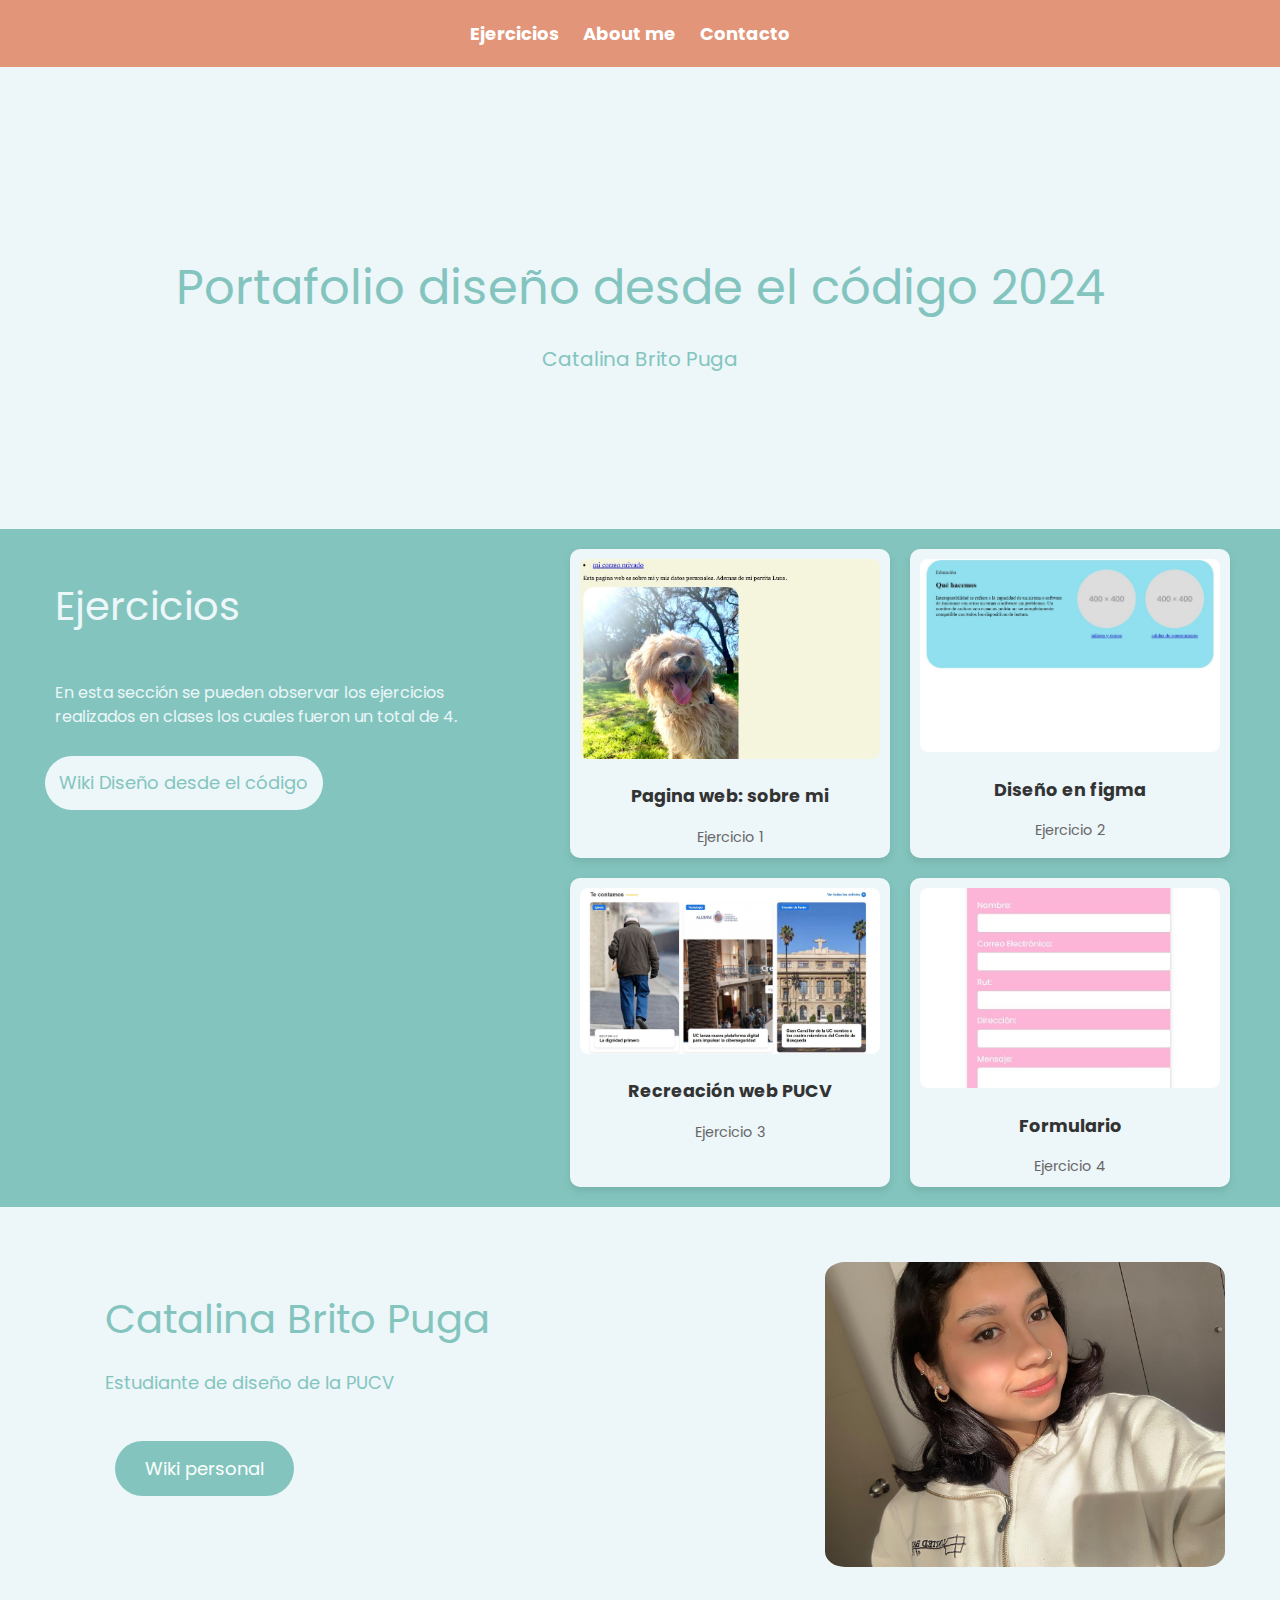
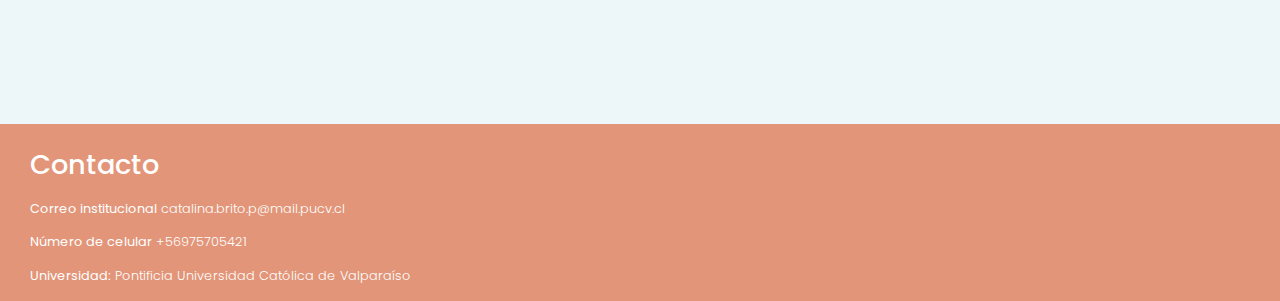
<file: index.html>
<!DOCTYPE html>
<html lang="en">
<head>
    <meta charset="UTF-8">
    <meta name="viewport" content="width=device-width, initial-scale=1.0">
    <title>Portafolio web</title>
    <link rel="stylesheet" type="text/css" href="styles.css">
    <link rel="preconnect" href="https://fonts.googleapis.com">
<link rel="preconnect" href="https://fonts.gstatic.com" crossorigin>
<link href="https://fonts.googleapis.com/css2?family=Poppins:ital,wght@0,100;0,200;0,300;0,400;0,500;0,600;0,700;0,800;0,900;1,100;1,200;1,300;1,400;1,500;1,600;1,700;1,800;1,900&display=swap" rel="stylesheet">

    <style>
         ::-webkit-scrollbar {
            width: 12px; /* Ancho de la barra de desplazamiento */
        }

        /* Cambia el color del "track" (el área de fondo de la scrollbar) */
        ::-webkit-scrollbar-track {
            background-color: #EDF6F9; /* Fondo claro */
        }

        /* Cambia el color del "thumb" (la barra que se desliza) */
        ::-webkit-scrollbar-thumb {
            background-color: #83C5BE; /* Color del deslizador */
            border-radius: 10px; /* Redondea las esquinas */
        }

        /* Cambia el color del deslizador cuando se pasa el cursor por encima */
        ::-webkit-scrollbar-thumb:hover {
            background-color: #83C5BE; /* Color más oscuro al pasar el cursor */
        }

        /* Para que haya algo de contenido en la página */
        body {
            height: 200vh;
            margin: 0;
        }
        html {
            scroll-behavior: smooth;
        }
    </style>
</head>
<body>
    <!--encabezado-->
    <header>
        <nav>
            <ul>
                <li><a href="#proyectos">Ejercicios</a></li>
                <li><a href="#about">About me</a></li>
                <li><a href="#contact">Contacto</a></li>
            </ul>
        </nav>
    </header>

    <section class="hero">
        <h1>Portafolio diseño desde el código 2024</h1>
        <p>Catalina Brito Puga</p>
    </section>

    <!--2da parte pag web-->
    <div class="container">
        <div class="content">
            <div class="text-section" id="proyectos">
                <h1>Ejercicios</h1>
                <p>En esta sección se pueden observar los ejercicios realizados en clases los cuales fueron un total de 4.</p>
                <div class="button_space"><a href="https://wiki.ead.pucv.cl/Dise%C3%B1o_desde_el_C%C3%B3digo_2024" class="button_dos">Wiki Diseño desde el código</a></div>
            </div>
            <div class="gallery">
                <div class="item">
                    <a href="ejercicio 1/index.html" target="_blank">
                        <img src="imagenes/imagenejercicio1.jpg" alt="PagwebCata">
                        <p>Pagina web: sobre mi</p>
                    </a>
                    <span>Ejercicio 1</span>
                </div>
                <div class="item">
                    <a href="ejercicio 2/actividad.html" target="_blank">
                        <img src="imagenes/imagenejercicio2.jpg" alt="Ejercicio2">
                        <p>Diseño en figma</p>
                    </a>
                    <span>Ejercicio 2</span>
                </div>
                <!-- Añadir más imágenes aquí -->
                <div class="item">
                    <a href="ejercicio 3/ejercicio3.html" target="_blank">
                        <img src="imagenes/imagenejercicio3.jpg" alt="RecreacionWebPucv">
                        <p>Recreación web PUCV</p>
                    </a>
                    <span>Ejercicio 3</span>
                </div>
                <div class="item">
                    <a href="ejercicio 5/ejercicio5cuestionario.html" target="_blank">
                        <img src="imagenes/imagenejercicio4.jpg" alt="Formulario">
                        <p>Formulario</p>
                    </a>
                    <span>Ejercicio 4</span>
                </div>              
            </div>
        </div>
    </div>

    <!--3ra parte pag web-->
    <section class="feature-section" id="about">
        <div class="feature-container">
            <div class="feature-text">
                <h1>Catalina Brito Puga</h1>
                <p>Estudiante de diseño de la PUCV</p>
                <div class="button_tres"> <a href="https://wiki.ead.pucv.cl/Catalina_Brito_Puga_-_Revista_practica,_de_Paula" class="feature-button">Wiki personal</a> </div>
            </div>
            <div class="feature-image">
                <img src="imagenes/catabritoimagen.jpg" alt="Catalina Brito" height="400px" width="400px">
            </div>
        </div>
    </section>

    <!--4ta parte pag web - Contacto-->
    <section class="contact-section" id="contact">
        <div class="contact-container">
            <h1>Contacto</h1>
            <p><strong>Correo institucional</strong> catalina.brito.p@mail.pucv.cl</p>
            <p><strong>Número de celular</strong> +56975705421</p>
            <p><strong>Universidad:</strong> Pontificia Universidad Católica de Valparaíso</p>
        </div>
    </section>
</body>
</html>
</file>
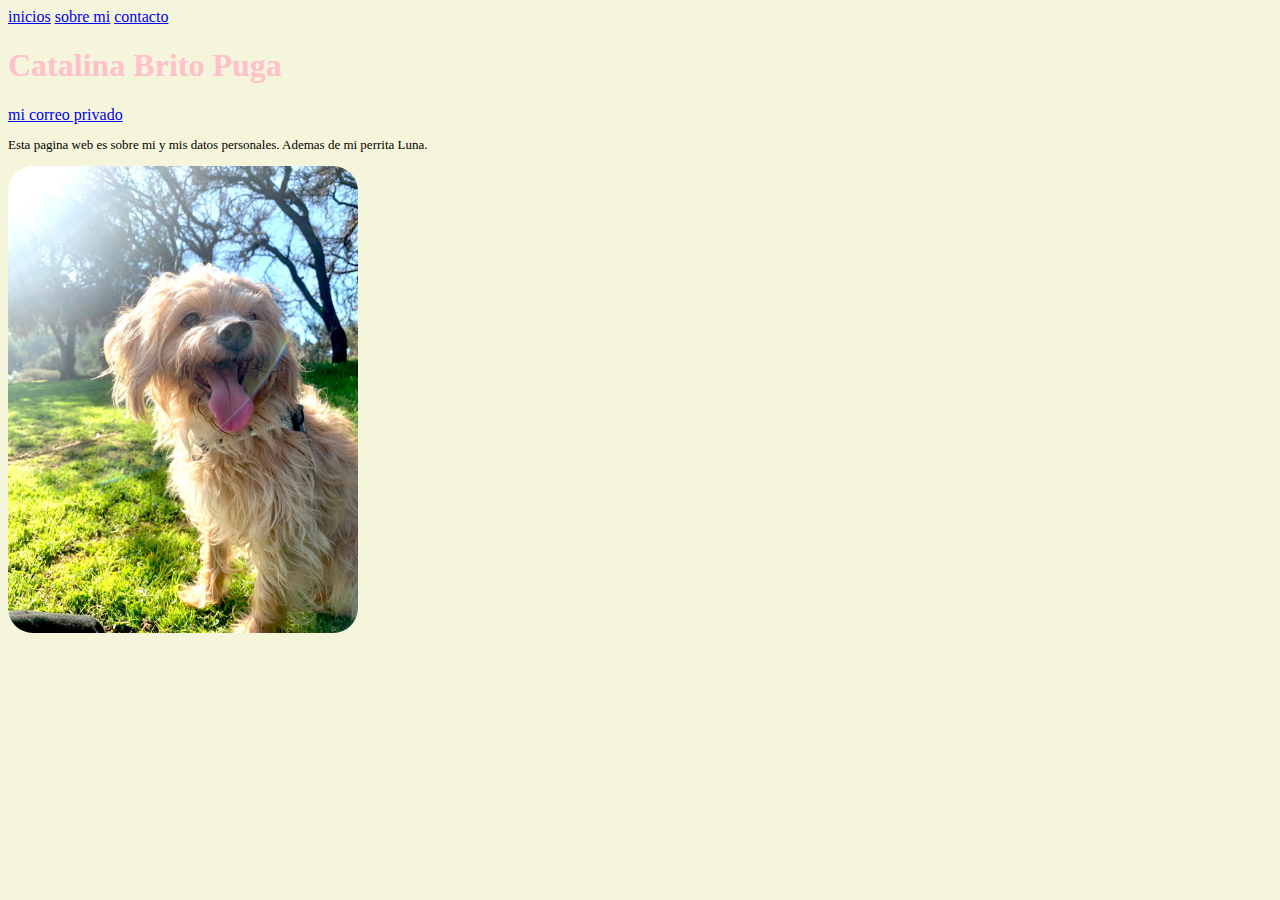
<file: ejercicio 1/index.html>
<!DOCTYPE html>
<html lang="es">
<head>
    <meta charset="UTF-8">
    <meta name="viewport" content="width=device-width, initial-scale=1.0">
    <link rel="stylesheet" href="styles.css">
    <title>Catalina Brito Puga</title>
</head>
<body>
    <nav>
        <a href="index.html" >inicios</a>
        <a href="sobre-mi-2.html" >sobre mi</a>
        <a href="contacto.html" >contacto</a>
    </nav>
    <header> 
         <h1 class="mi-nombre">Catalina Brito Puga</h1>
    </header>
  
    <li><a href="cataandrea.brito@gmail.com">mi correo privado</a></li>
<p class="info">Esta pagina web es sobre mi y mis datos personales. Ademas de mi perrita Luna.</p>
 <img src="lunita.jpg" class="imagen-luna" alt="mi perrita luna">
</body>
</html>
</file>
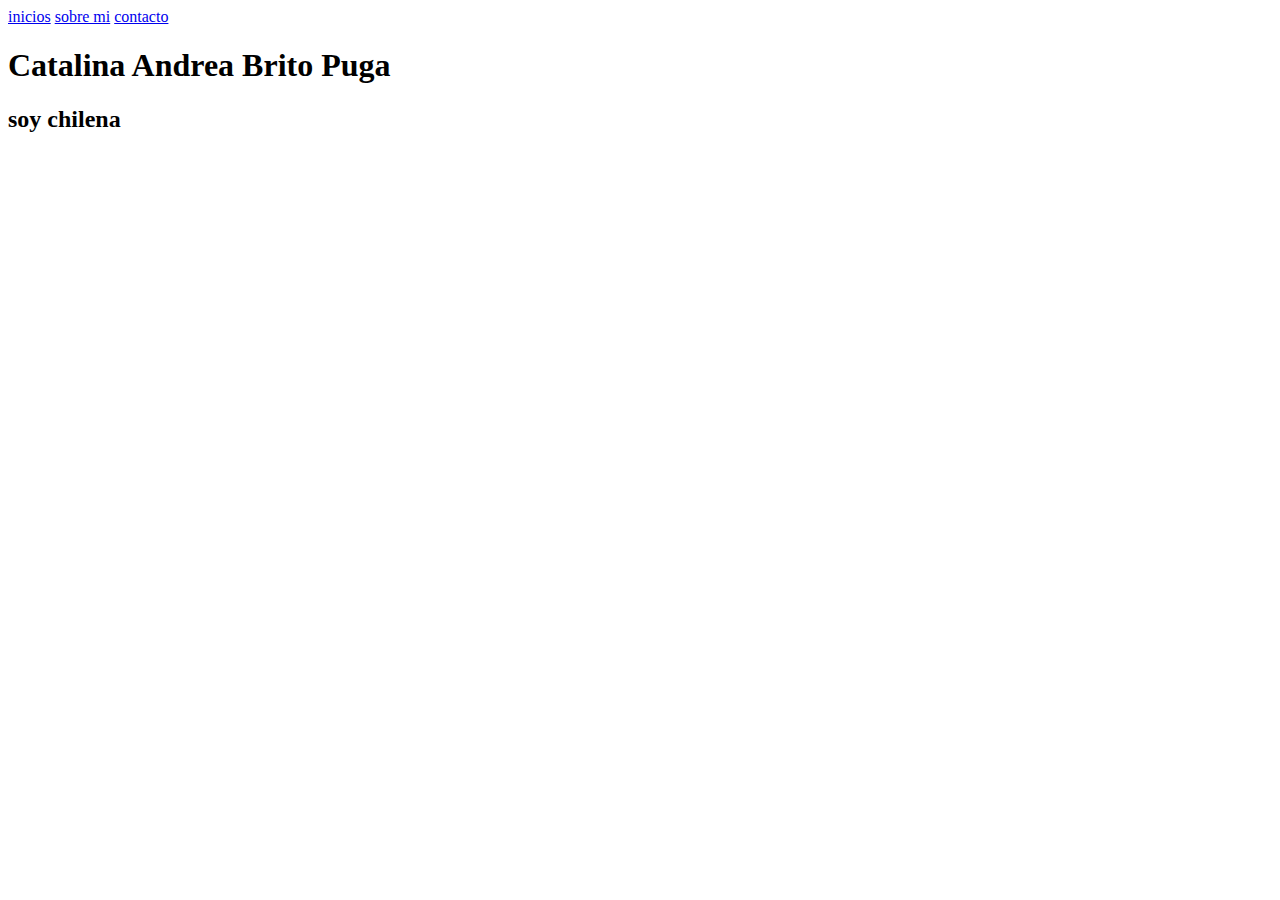
<file: ejercicio 1/sobre-mi- 2.html>
<!DOCTYPE html>
<html lang="es">
<head>
    <meta charset="UTF-8">
    <meta name="viewport" content="width=device-width, initial-scale=1.0">
    <title>Sobre mi</title>
</head> 
<body>
    <nav>
        <a href="index.html" >inicios</a>
        <a href="sobre mi 2.html" >sobre mi</a>
        <a href="contacto.html" >contacto</a>
    </nav>
    <h1>Catalina Andrea Brito Puga</h1>
    <h2>soy chilena</h2>
</body>
</html>
</file>
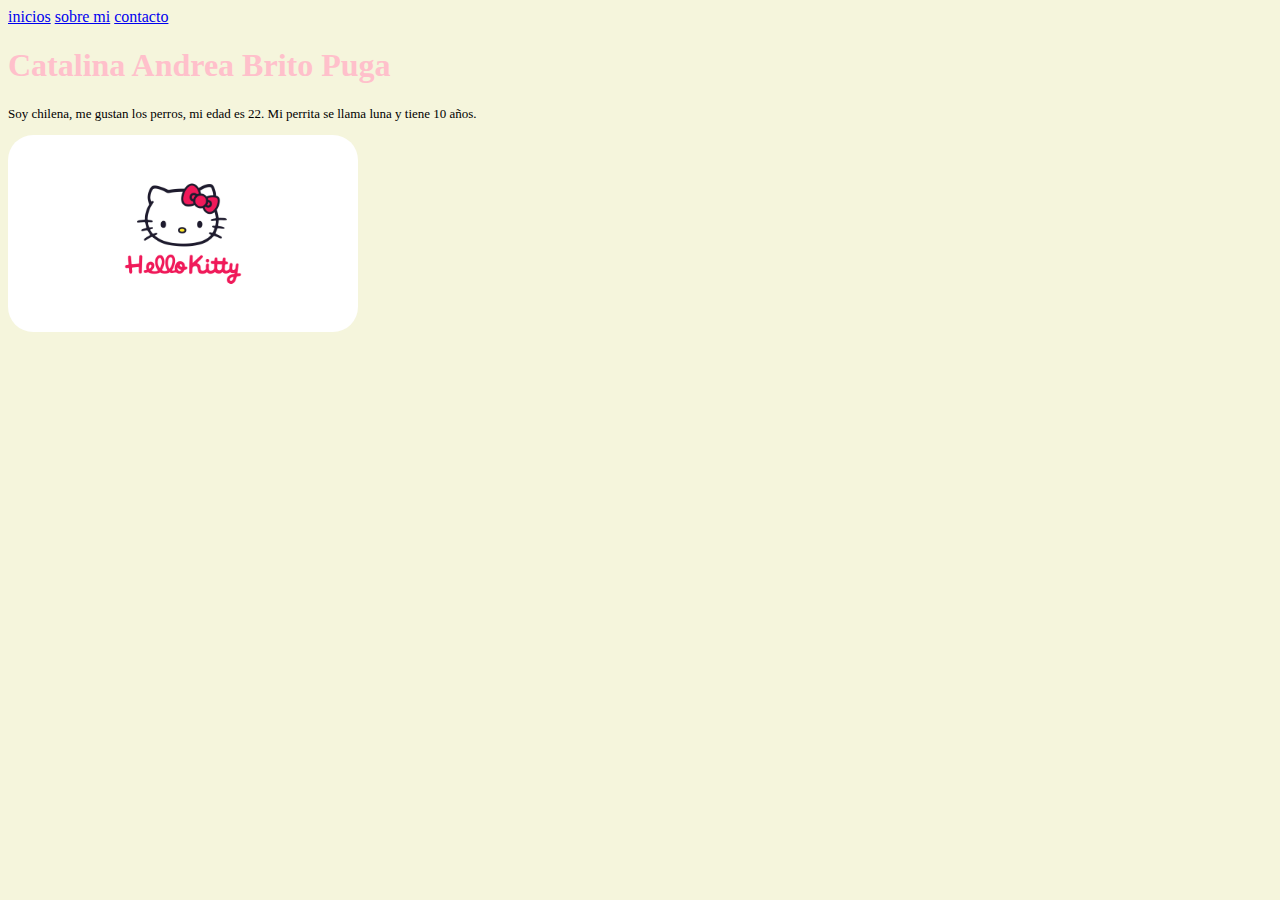
<file: ejercicio 1/sobre-mi-2.html>
<!DOCTYPE html>
<html lang="es">
<head>
    <meta charset="UTF-8">
    <meta name="viewport" content="width=device-width, initial-scale=1.0">
    <link rel="stylesheet" href="styles.css">
    <title>Sobre mi</title>
</head> 
<body>
    <nav>
        <a href="index.html" >inicios</a>
        <a href="sobre-mi-2.html" >sobre mi</a>
        <a href="contacto.html" >contacto</a>
    </nav>
    <h1 class= "mi-nombre-sobremi" >Catalina Andrea Brito Puga</h1>
    <P class="datos" >Soy chilena, me gustan los perros, mi edad es 22. Mi perrita se llama luna y tiene 10 años.</P>
    <img src="hellokitty.jpeg" class="hello-kitty" alt="imagen-hellokitty">
</body>
</html>
</file>
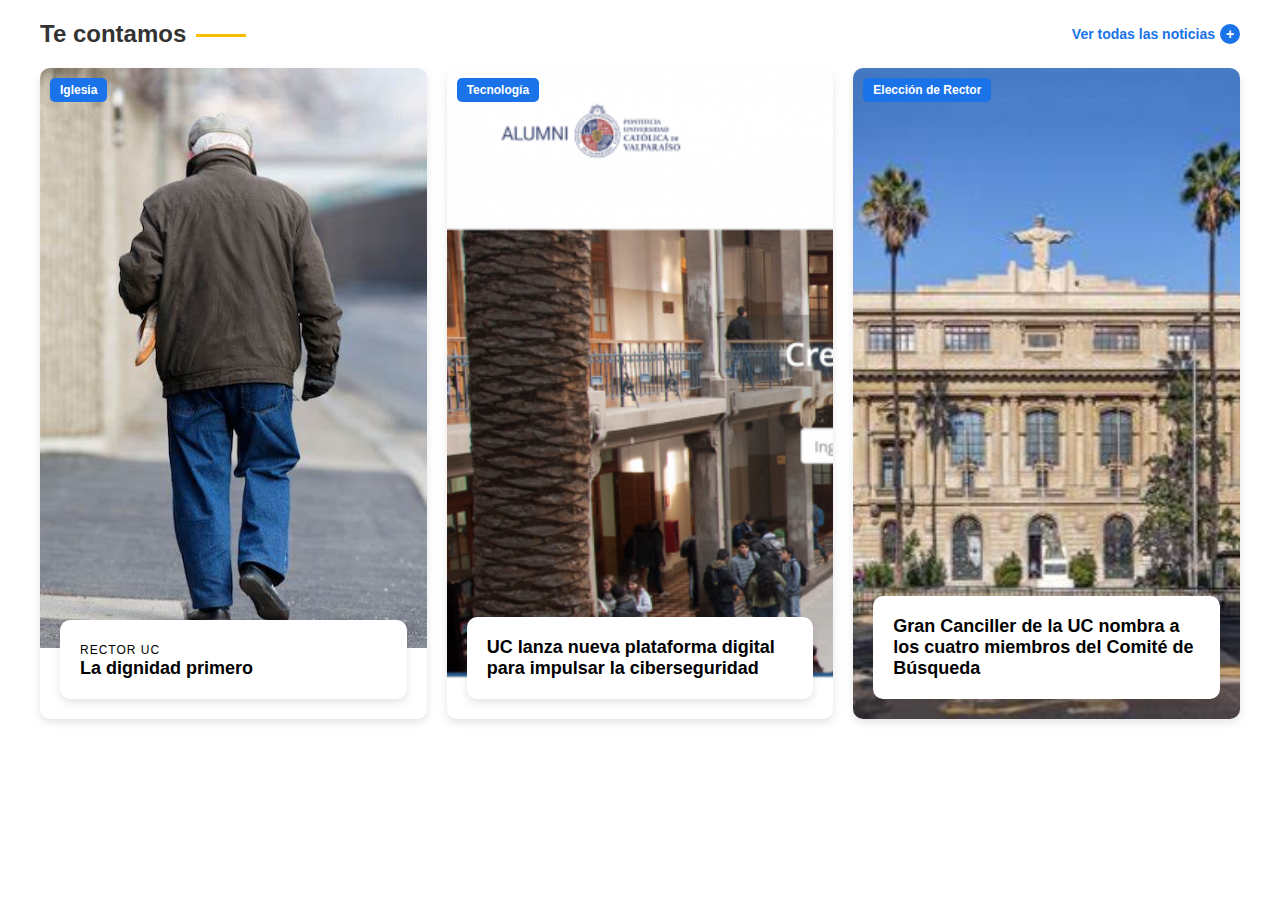
<file: ejercicio 3/ejercicio3.html>
<!DOCTYPE html>
<html lang="es">
<head>
    <meta charset="UTF-8">
    <meta name="viewport" content="width=device-width, initial-scale=1.0">
    <title>Noticias</title>
    <link rel="stylesheet" href="style.css">
</head>
<body>
    <div class="container">
        <header class="container_header">
          <h3>Te contamos</h3>
          <a href="#" class="view-all-button">Ver todas las noticias <span class="plus-icon">+</span></a>
        </header>
        <div class="container_body">
          <article class="access">
            <div class="news-category">Iglesia</div>
            <img src="iglesia.jpeg" alt="Iglesia" class="access__img">
            <div class="access__content">
              <span class="access__epigraph">RECTOR UC</span>
              <h4 class="access__title">La dignidad primero</h4>
            </div>
          </article>
          <article class="access">
            <div class="news-category">Tecnología</div>
            <img src="tecnologia.png" alt="Tecnología" class="access__img">
            <div class="access__content">
              <h4 class="access__title">UC lanza nueva plataforma digital para impulsar la ciberseguridad</h4>
            </div>
          </article>
          <article class="access">
            <div class="news-category">Elección de Rector</div>
            <img src="universidad.jpeg" alt= Rector" class="access__img">
            <div class="access__content">
              <h4 class="access__title">Gran Canciller de la UC nombra a los cuatro miembros del Comité de Búsqueda</h4>
            </div>
          </article>
        </div>
      </div>
</body>
</html>
</file>
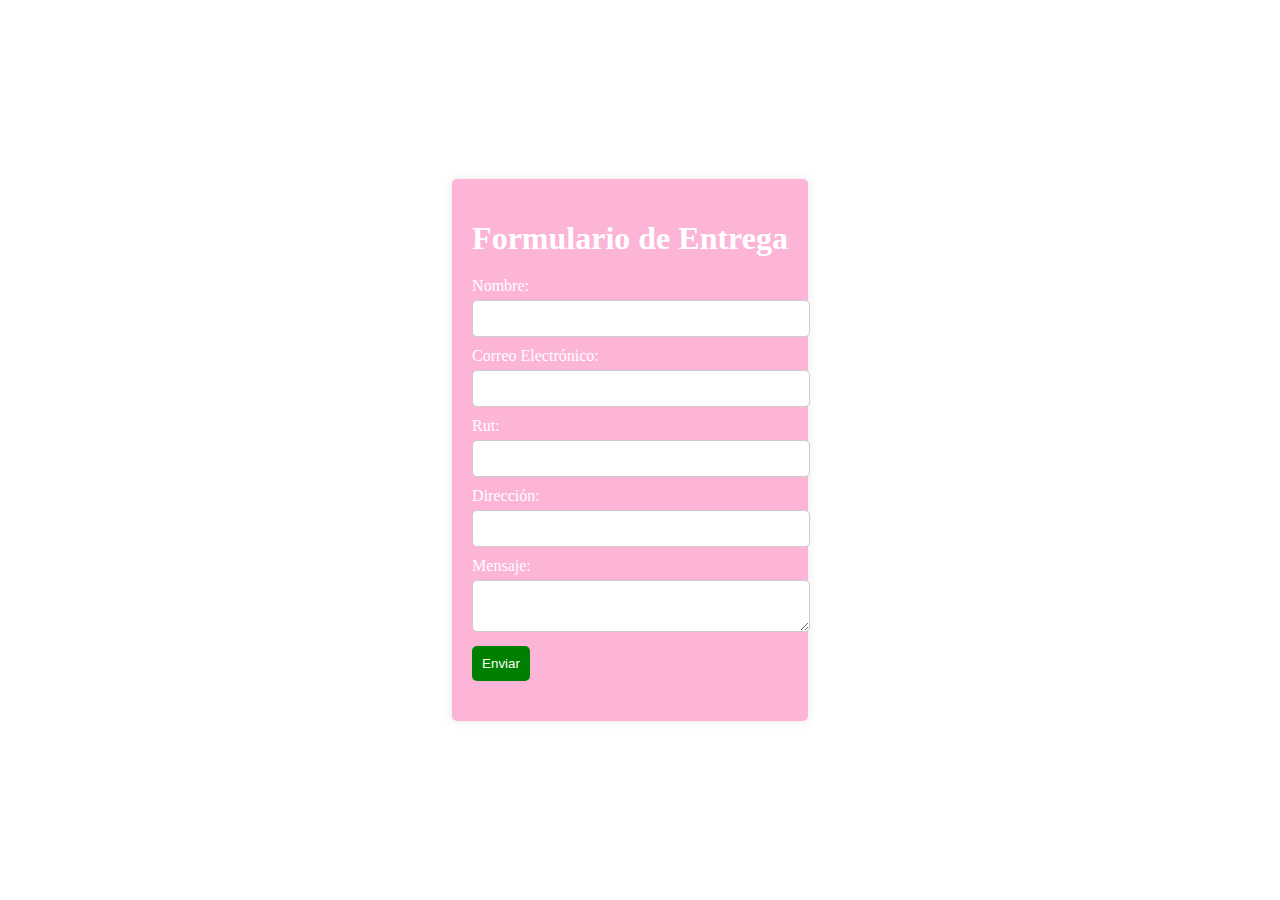
<file: ejercicio 5/ejercicio5cuestionario.html>
<!DOCTYPE html>
<html lang="en">
<head>
    <meta charset="UTF-8">
    <meta name="viewport" content="width=device-width, initial-scale=1.0">
    <link rel="stylesheet" href="style.css">
    <title>Cuestionario</title>
</head>
<body>
    <div class="container">
        <h1>Formulario de Entrega</h1>
        <form id="contactForm" action="success.html" method="get"> <!-- Agrega action aquí -->
            <label for="name">Nombre:</label>
            <input type="text" id="name" required>

            <label for="email">Correo Electrónico:</label>
            <input type="email" id="email" required>    

            <label for="rut">Rut:</label>
            <input type="text" id="rut" required> <!-- Cambié el tipo a text -->

            <label for="direccion">Dirección:</label>
            <input type="text" id="direccion" required> <!-- Cambié el tipo a text -->    

            <label for="message">Mensaje:</label>
            <textarea id="message" required></textarea>

            <button type="submit">Enviar</button>
        </form>
        <div id="response" class="response"></div>
    </div>
</body>
</html>
</file>
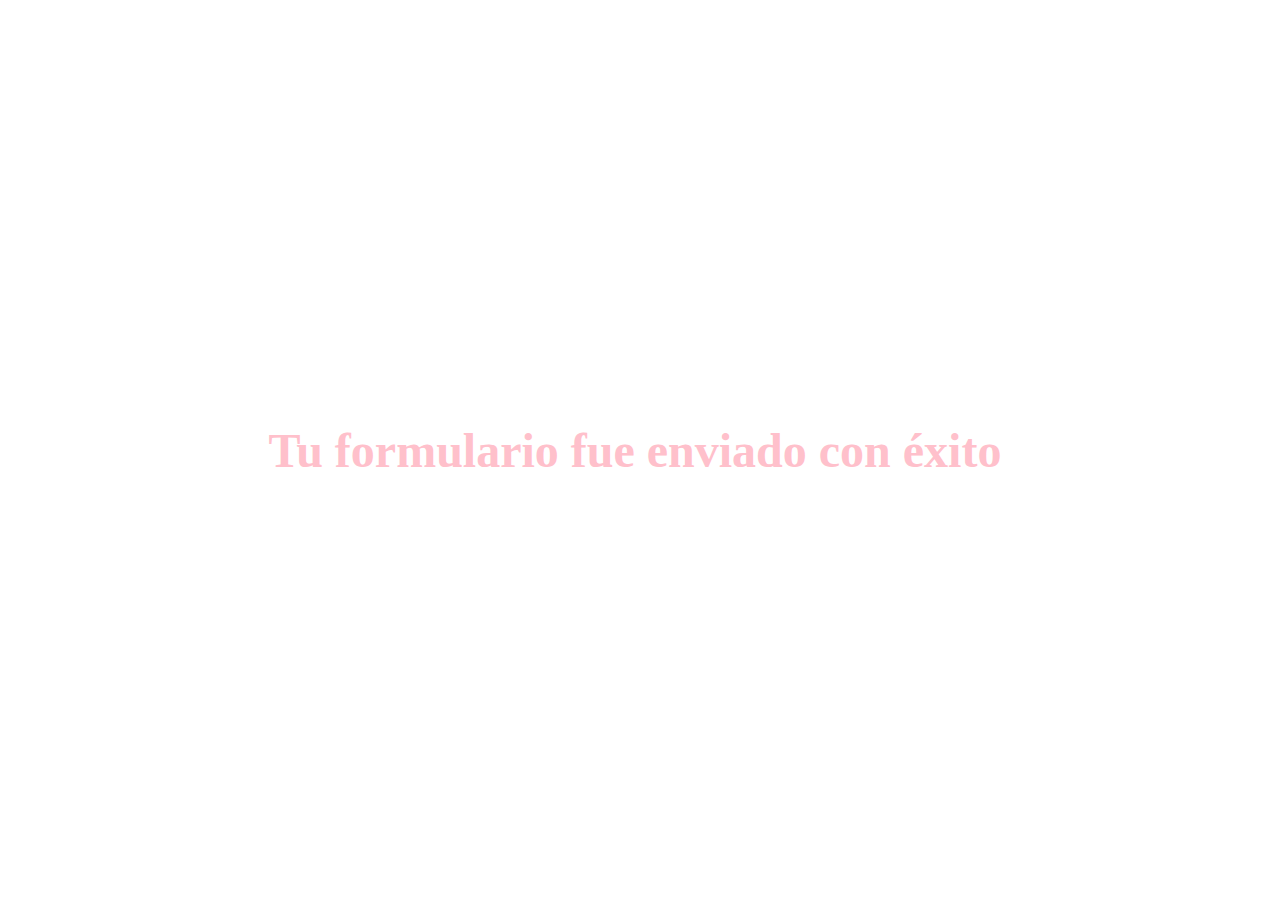
<file: ejercicio 5/success.html>
<!DOCTYPE html>
<html lang="en">
<head>
    <meta charset="UTF-8">
    <meta name="viewport" content="width=device-width, initial-scale=1.0">
    <link rel="stylesheet" href="style.css"> <!-- Enlazando el CSS -->
    <title>Éxito</title>
</head>
<body>
    <div class="success">
        <div class="message-container"> 
            <h1>Tu formulario fue enviado con éxito</h1>
        </div>
    </div>
</body>
</html>
</file>
<file: styles.css>
/* Global styles */
body {
    font-family: 'Poppins', serif;
    font-weight: 400;
    margin: 0;
    padding: 0;
    background-color: #EDF6F9;
    color: #ffffff;
    text-align: center;

}

header {
    padding: 20px 0;
    background-color: #E29578;
}

nav ul {
    list-style: none;
    padding: 0;
    margin: 0;
}

nav ul li {
    display: inline;
    margin-right: 20px;
}

nav ul li a {
    font-family: 'Poppins', serif;
    font-weight: 400;
    text-decoration: none;
    color: #ffffff;
    font-weight: bold;
    font-size: 18px;
}

.hero {
    margin-top: 50px;
    padding-top: 8%;
    background-color: #EDF6F9;
    padding-bottom: 9%;
}

.hero h1 {
    font-family: 'Poppins', serif;
    font-weight: 400;
    font-size: 48px;
    color: #83C5BE;
    margin-bottom: 20px;
}

.hero p {
    font-family: 'Poppins', serif;
    font-weight: 400;
    font-size: 20px;
    margin-bottom: 40px;
    color: #83C5BE;
}

.cta-button {
    background-color: #83C5BE;
    color: #006D77;
    padding: 15px 25px;
    border-radius: 30px;
    text-decoration: none;
    font-size: 18px;
}

.cta-button:hover {
    background-color: #83C5BE;
}

/* Parte dos de la página web */
.container {
    background-color: #83C5BE;
    color: #EDF6F9;
    padding: 20px;
}

.content {
    display: flex;
    justify-content: space-between;
    align-items: flex-start;
    gap: 20px;
}

.button_space {
    padding-left: 5%;
    padding-top: 5%;
}

.button_dos {
    background-color: #EDF6F9;
    color: #83C5BE;
    padding: 3%;
    border-radius: 30px;
    text-decoration: none;
    font-size: 18px;
}

.button_dos:hover {
    background-color: #EDF6F9;
}

.text-section {
    max-width: 500px;
    text-align: left;
}

.text-section h1 {
    font-family: 'Poppins', serif;
    font-weight: 400;
    font-size: 2.5rem;
    margin-bottom: 20px;
    padding-left: 5%;
    margin-left: 10px;
}

.text-section p {
    font-family: 'Poppins', serif;
    font-weight: 400;
    font-size: 1rem;
    line-height: 1.5;
    padding-left: 5%;
    padding-top: 5%;
    margin-left: 10px;
}

.gallery {
    display: grid;
    grid-template-columns: repeat(2, 1fr);
    gap: 20px;
    max-width: 700px;
    margin: 0 auto;
    text-align: center;
}

.item {
    background-color: #EDF6F9;
    border-radius: 10px;
    box-shadow: 0 4px 8px rgba(0, 0, 0, 0.1);
    padding: 10px;
    transition: transform 0.3s ease;
    max-width: 300px;
    text-align: center;
}

.item img {
    width: 100%;
    height: auto;
    max-height: 200px;
    border-radius: 8px;
    object-fit: cover;
}

.item a {
    text-decoration: none;
    color: #333;
    font-size: 1.1rem;
    font-weight: bold;
}

.item span {
    display: block;
    margin-top: 10px;
    font-size: 0.9rem;
    color: #666;
}

.item:hover {
    transform: scale(1.05);
}

/* Estilos para la tercera parte de la web */
.feature-section {
    background-color: #EDF6F9;
    padding: 50px 0;
    margin-left: 10px;
}

.feature-container {
    display: flex;
    justify-content: space-between;
    align-items: left;
    max-width: 1200px;
    margin: 0 auto;
    padding: 5px;
    margin-left: 10px;
}

.feature-text {
    max-width: 50%;
    padding-right: 20px;
    padding-left: 5%;
    text-align: left;
    margin-left: 10px;
}

.feature-text h1 {
    font-family: 'Poppins', serif;
    font-weight: 400;
    font-size: 2.5rem;
    color: #83C5BE;
    margin-bottom: 20px;
    margin-left: 10px;
}

.feature-text p {
    font-family: 'Poppins', serif;
    font-weight: 400;
    font-size: 18px;
    color: #83C5BE;
    margin-bottom: 20px;
    line-height: 1.5;
    padding-bottom: 5%;
    margin-left: 10px;
}

.button_tres {
    padding-top: 5%;
    margin-left: 10px;
}

.feature-button {
    background-color: #83C5BE;
    color: white;
    padding: 15px 30px;
    border-radius: 30px;
    text-decoration: none;
    font-size: 18px;
    margin-left: 10px;
}

.feature-button:hover {
    background-color: #83C5BE;
}

.feature-image {
    max-width: auto;
    max-height: 75%;
    text-align: center;
}

.feature-image img {
    border-radius: 5%;
    max-width: auto;
    max-height: 75%;
}

/* Sección de contacto */
.contact-section {
    background-color: #E29578;
    color: #ffffff;
    padding: 2px 0;
    text-align: center;
}

.contact-container {
    max-width: 800px;
    margin: 0 auto;
    padding: 0 10px;
    text-align: left;
    margin-left: 10px;
}

.contact-container h1 {
    font-family: 'Poppins', serif;
    font-weight: 500;
    font-size: 1.7rem;
    margin-bottom: 10px;
    text-align: left;
    margin-left: 10px;
}

.contact-container p {
    font-family: 'Poppins', serif;
    font-weight: 300;
    font-size: 0.8rem;
    line-height: 1.6;
    text-align: left;
    margin-left: 10px;
}
</file>
<file: ejercicio 1/styles.css>
h1.mi-nombre {
    color: pink;
    font-family: Georgia, 'Times New Roman', Times, serif;
    font-weight: bold;
}

p.info {
    font-family: Georgia, 'Times New Roman', Times, serif;
    font-size: small;
}

body {
background-color: beige;
}

.imagen-luna {
width: 350px;
height: auto;
border-radius: 25px;

}

.datos{
font-family: Georgia, 'Times New Roman', Times, serif;
font-size: small;

}

.hello-kitty {
width: 350px;
height: auto;
border-radius: 25px;
}

h1.mi-nombre-sobremi {
    color: pink;
    font-family: Georgia, 'Times New Roman', Times, serif;
    font-weight: bold;

}

h1.contacto {
    color: pink;
    font-family: Georgia, 'Times New Roman', Times, serif;
    font-weight: bold;
}
</file>
<file: ejercicio 3/style.css>
body {
  font-family: Arial, sans-serif;
  margin: 0;
  padding: 0;
  background-color: #ffffff;
}

.container {
  max-width: 1200px;
  margin-inline: auto;
  background-color: white;
  padding: 20px;
}

.container_header {
  display: flex;
  justify-content: space-between;
  align-items: center;
  margin-bottom: 20px;
}

.container_header h3 {
  font-size: 24px;
  color: #333;
  margin: 0;
  position: relative;
}

.container_header h3::after {
  content: '';
  display: inline-block;
  margin-left: 10px;
  width: 50px;
  height: 3px;
  background-color: #fbbd00;
  vertical-align: middle;
}

.view-all-button {
  font-size: 14px;
  text-decoration: none;
  color: #1a73e8;
  font-weight: bold;
  display: flex;
  align-items: center;
}

.view-all-button .plus-icon {
  display: inline-block;
  margin-left: 5px;
  width: 20px;
  height: 20px;
  background-color: #1a73e8;
  color: white;
  border-radius: 50%;
  text-align: center;
  line-height: 20px;
  font-size: 14px;
  font-weight: bold;
}

.view-all-button:hover {
  text-decoration: underline;
}

.container_body {
  display: grid;
  grid-template-columns: repeat(auto-fill, minmax(300px, 1fr));
  gap: 20px;
}

.access {
  position: relative;
  overflow: hidden;
  border-radius: 10px;
  box-shadow: 0 4px 8px rgba(0, 0, 0, 0.1);
  background-color: #fff;
}

.access__img {
  width: 100%;
  height: auto;
  display: block;
}

.news-category {
  position: absolute;
  top: 10px;
  left: 10px;
  background-color: #1a73e8;
  color: white;
  padding: 5px 10px;
  border-radius: 5px;
  font-size: 12px;
  font-weight: bold;
}

.access__content {
  position: absolute;
  bottom: 20px;
  left: 20px;
  right: 20px;
  padding: 20px;
  background-color: white;
  border-radius: 10px;
  box-shadow: 0 4px 8px rgba(0, 0, 0, 0.1);
}

.access__epigraph {
  font-size: 12px;
  color: #000000;
  text-transform: uppercase;
  letter-spacing: 1px;
  margin-bottom: 5px;
}

.access__title {
  font-size: 18px;
  color: #000000;
  margin: 0;
  line-height: 1.4;
}
</file>
<file: ejercicio 5/style.css>
body {
    font-family: Poppins;
    background-color: white;
    display: flex;
    justify-content: center;
    align-items: center;
    height: 100vh;
    margin: 0px;
    color: white;
    margin-right: 10px;
  }
  
  .container {
    background: #FCB5D7;
    padding: 20px;
    border-radius: 5px;
    box-shadow: 0 0 10px rgba(0, 0, 0, 0.1);
    margin-right: 10px;
  }
  
  h1 {
    margin-bottom: 20px;
      font-family: Poppins;
  }
  
  label {
    margin-top: 10px;
    display: block;
    margin-right: 10px;
  }
  
  input, textarea {
    width: 100%;
    padding: 10px;
    margin-top: 5px;
    margin-right: 10px;
    border: 1px solid #ccc;
    border-radius: 5px;
   
  }
  
  button {
    margin-top: 10px;
    padding: 10px;
    background-color: green;
    color: white;
    border: none;
    border-radius: 5px;
    cursor: pointer;
    margin-right: 10px;
  }
  
  button:hover {
    background-color: #AAE3D3;
    margin-right: 10px;
  }
  
  .response {
    margin-top: 20px;
    color: white;
    font-family: Poppins;
    margin-right: 10px;
    
  }
  .success {
    display: flex;
    justify-content: center;
    align-items: center;
    height: 100vh;
    background-color:white;
}

.success .message-container {
    background-color: white;
    padding: 20px;
    border-radius: 10px;
    text-align: center; 
}

.success h1 {
    font-size: 48px;
    color: pink;
    margin: 0; /* Elimina el margen */
}
</file>
